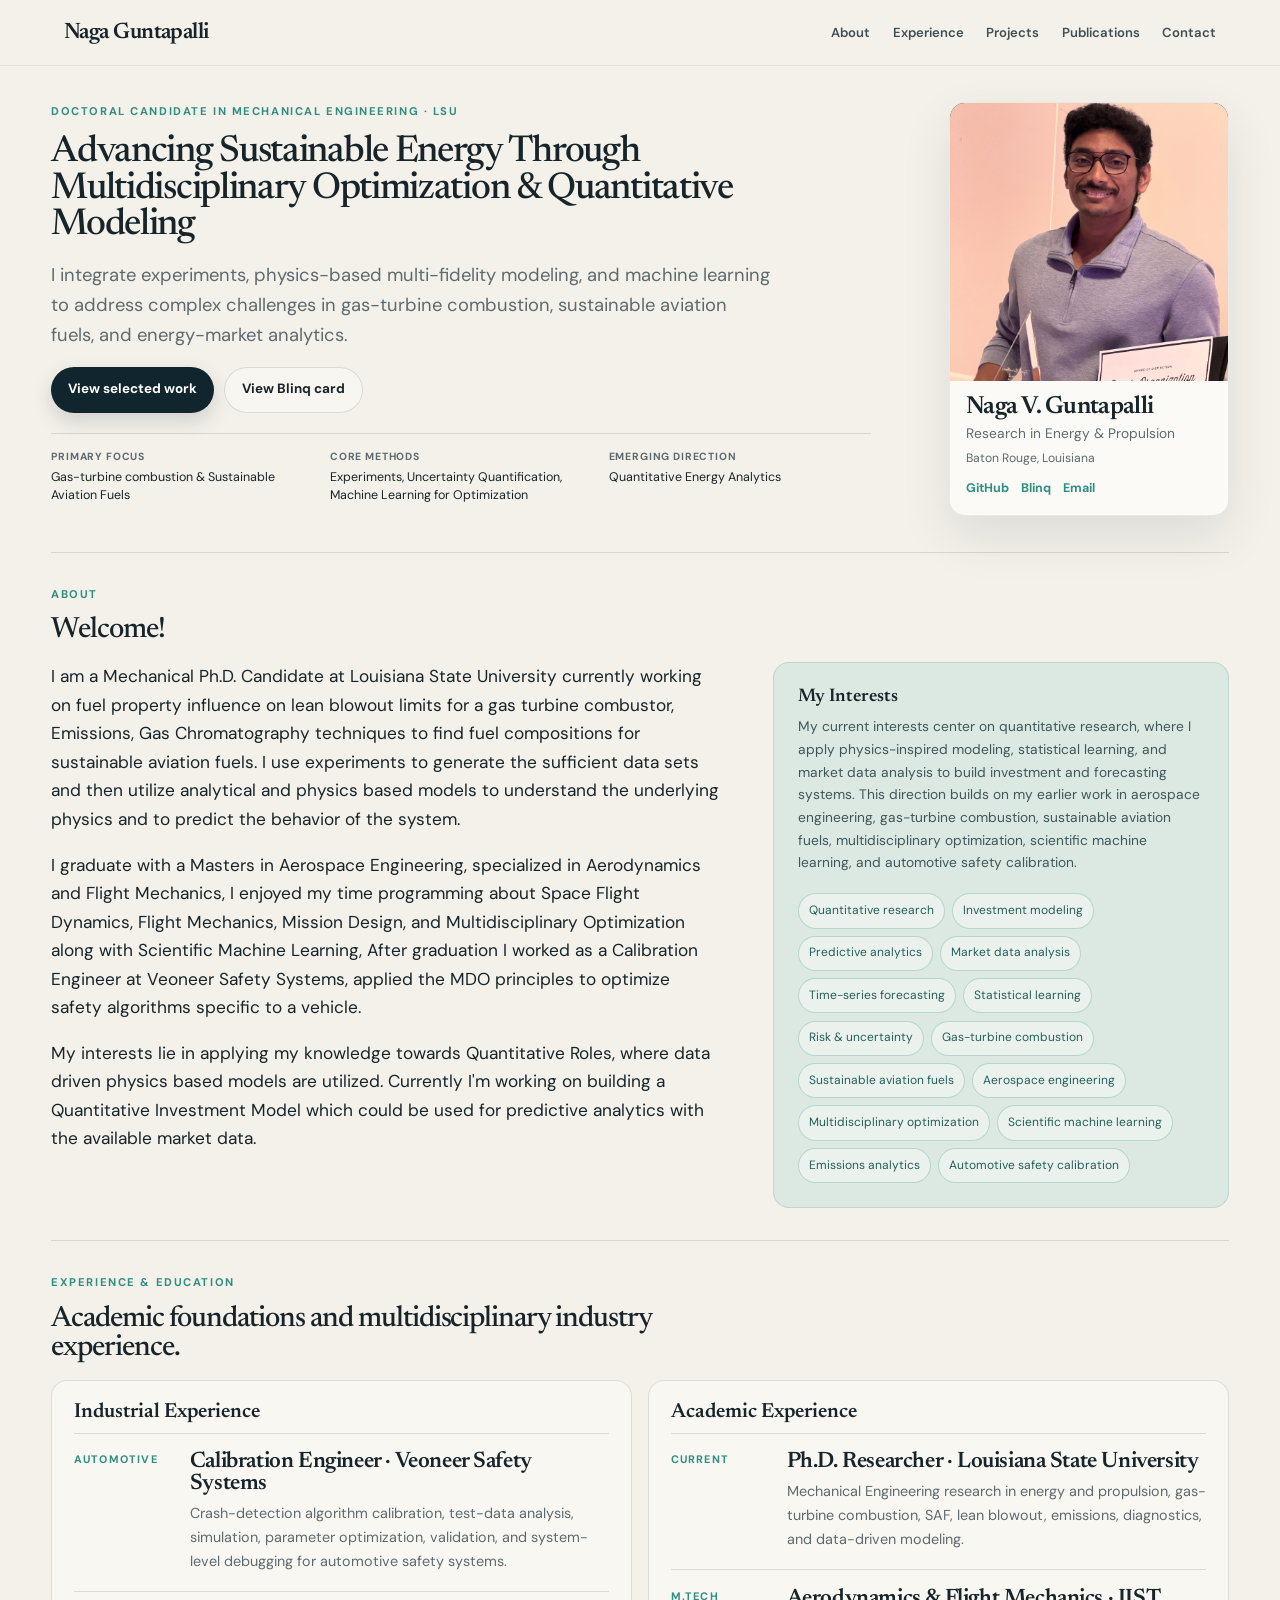
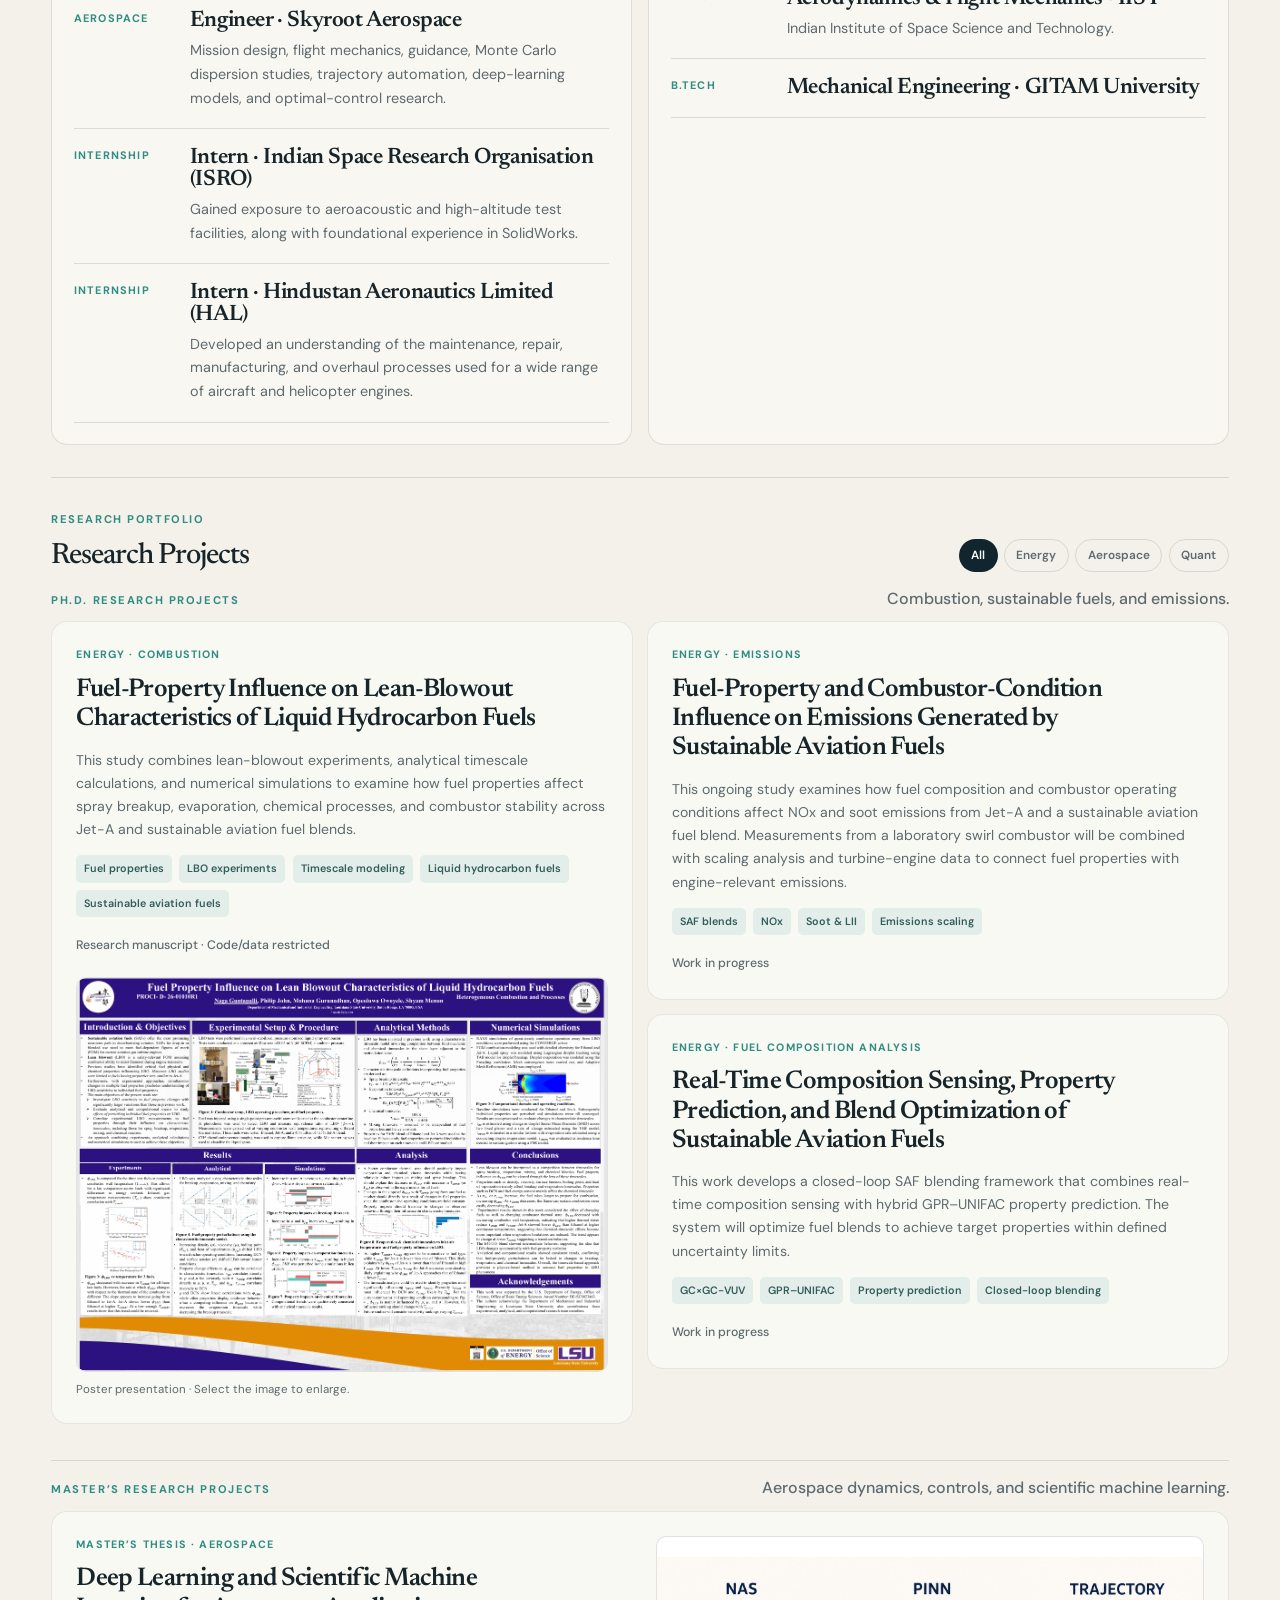
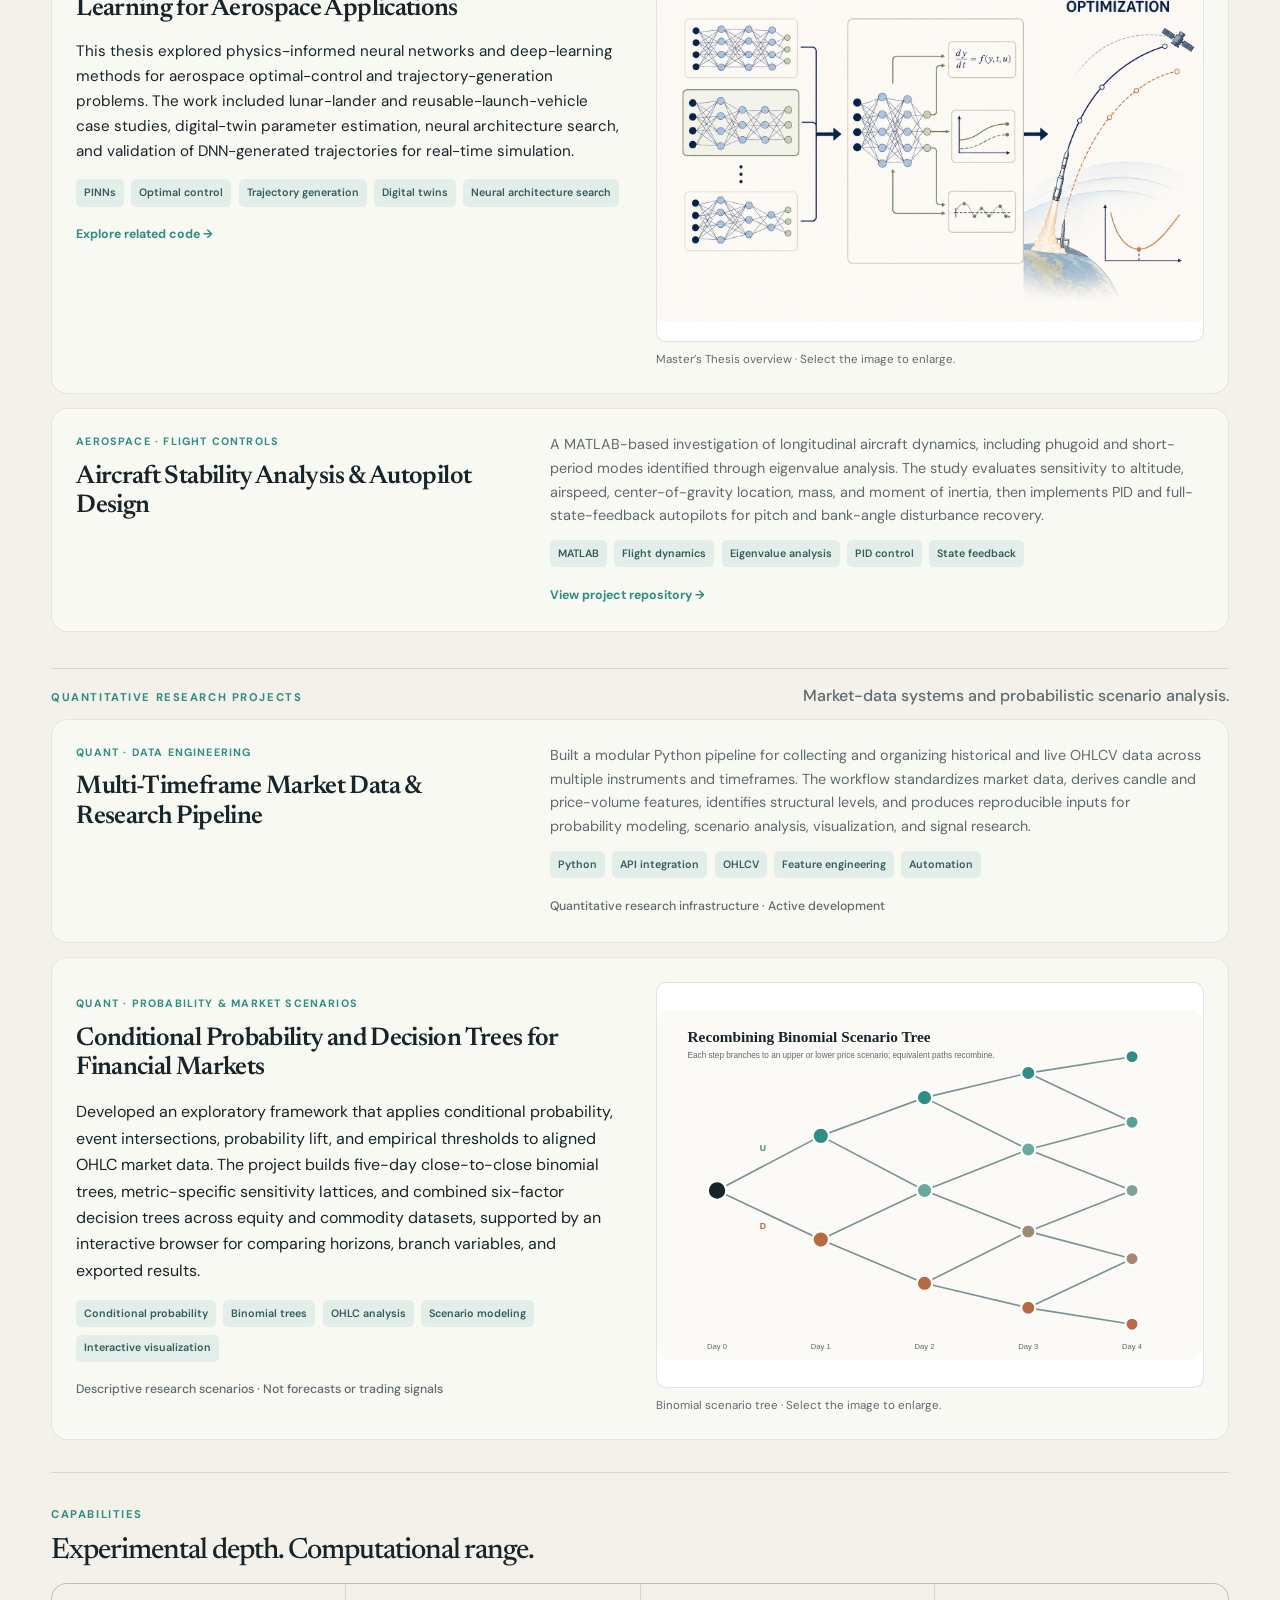
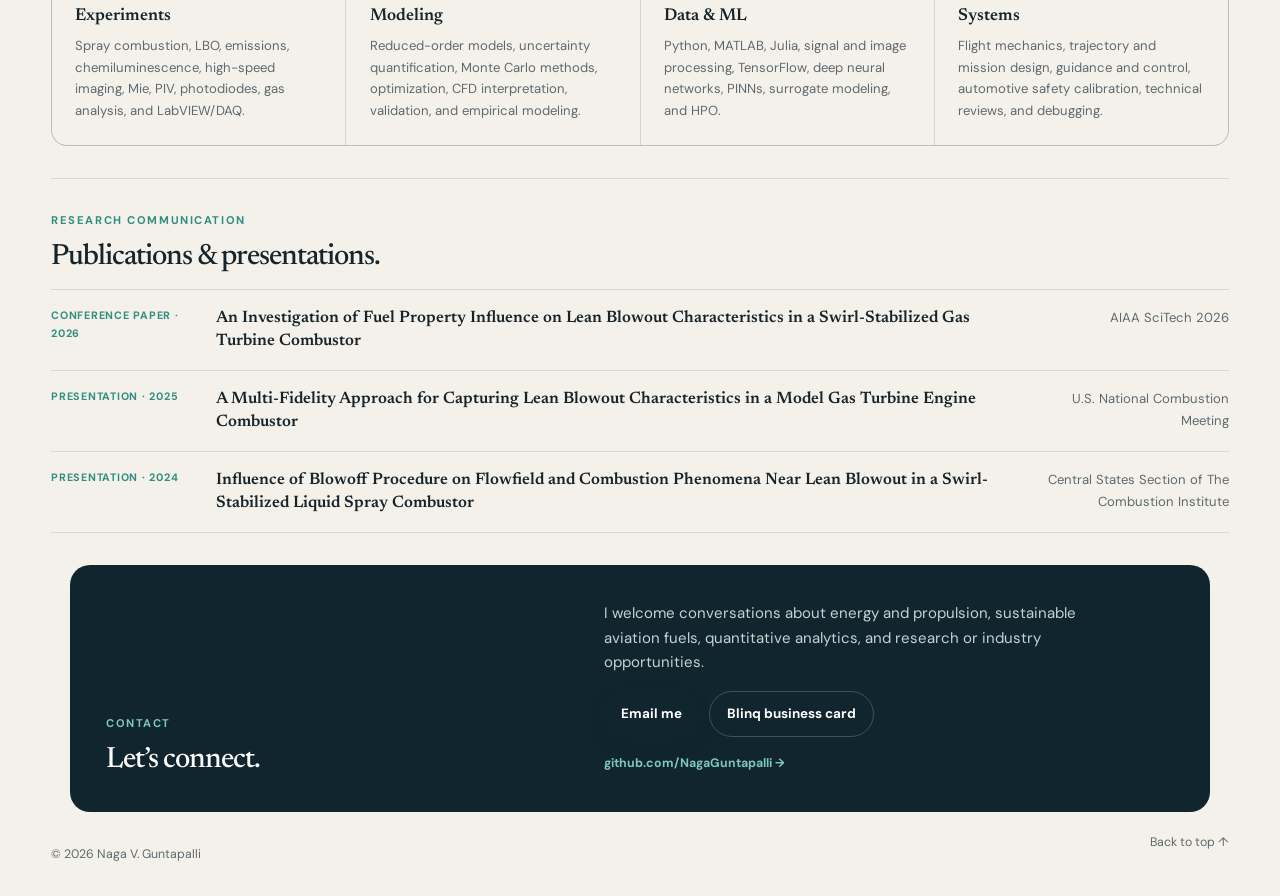
<file: index.html>
<!doctype html>
<html lang="en">
<head>
  <meta charset="utf-8">
  <meta name="viewport" content="width=device-width, initial-scale=1">
  <meta name="description" content="Naga V. Guntapalli — researcher in energy, propulsion, sustainable aviation fuels, experimental analytics, and quantitative energy research.">
  <meta name="theme-color" content="#10252d">
  <meta property="og:title" content="Naga V. Guntapalli | Energy, Propulsion & Quantitative Analytics">
  <meta property="og:description" content="Research portfolio spanning sustainable aviation fuels, gas-turbine combustion, scientific machine learning, and quantitative energy analytics.">
  <meta property="og:type" content="website">
  <meta property="og:url" content="https://nagaguntapalli.github.io/">
  <title>Naga V. Guntapalli | Energy, Propulsion & Quantitative Analytics</title>
  <link rel="preconnect" href="https://fonts.googleapis.com">
  <link rel="preconnect" href="https://fonts.gstatic.com" crossorigin>
  <link href="https://fonts.googleapis.com/css2?family=DM+Sans:wght@400;500;600;700&family=Newsreader:opsz,wght@6..72,500;6..72,600&display=swap" rel="stylesheet">
  <link rel="stylesheet" href="styles.css">
  <script defer src="script.js"></script>
</head>
<body>
  <a class="skip-link" href="#main">Skip to content</a>

  <header class="site-header" id="top">
    <a class="brand" href="#top" aria-label="Naga Guntapalli home">Naga Guntapalli</a>
    <button class="menu-toggle" type="button" aria-expanded="false" aria-controls="site-nav">Menu</button>
    <nav class="site-nav" id="site-nav" aria-label="Primary navigation">
      <a href="#about">About</a>
      <a href="#experience">Experience</a>
      <a href="#projects">Projects</a>
      <a href="#publications">Publications</a>
      <a href="#contact">Contact</a>
    </nav>
  </header>

  <main id="main">
    <section class="hero section-shell" aria-labelledby="hero-title">
      <div class="hero-copy">
        <p class="eyebrow">Doctoral Candidate in Mechanical Engineering · LSU</p>
        <h1 id="hero-title">Advancing Sustainable Energy Through Multidisciplinary Optimization & Quantitative Modeling</h1>
        <p class="hero-summary">I integrate experiments, physics-based multi-fidelity modeling, and machine learning to address complex challenges in gas-turbine combustion, sustainable aviation fuels, and energy-market analytics.
</p>
        <div class="hero-actions">
          <a class="button button-primary" href="#projects">View selected work</a>
          <a class="button button-secondary" href="https://blinq.me/cmnru2vpw08rl0as6yubtj0c5?bs=db" target="_blank" rel="noreferrer">View Blinq card</a>
        </div>
        <dl class="signal-list" aria-label="Research profile">
          <div><dt>Primary focus</dt><dd>Gas-turbine combustion & Sustainable Aviation Fuels</dd></div>
          <div><dt>Core methods</dt><dd>Experiments, Uncertainty Quantification, Machine Learning for Optimization </dd></div>
          <div><dt>Emerging direction</dt><dd>Quantitative Energy Analytics</dd></div>
        </dl>
      </div>

      <aside class="profile-card" aria-label="Profile">
        <div class="profile-image-wrap">
          <img src="assets/images/naga-guntapalli-profile.jpg" alt="Portrait of Naga V. Guntapalli" class="profile-image" width="800" height="800" decoding="async">
        </div>
        <div class="profile-content">
          <h2>Naga V. Guntapalli</h2>
          <p>Research in Energy & Propulsion </p>
          <p class="profile-location">Baton Rouge, Louisiana</p>
          <div class="profile-links" aria-label="Profile links">
            <a href="https://github.com/NagaGuntapalli" target="_blank" rel="noreferrer">GitHub</a>
            <a href="https://blinq.me/cmnru2vpw08rl0as6yubtj0c5?bs=db" target="_blank" rel="noreferrer">Blinq</a>
            <a href="mailto:nagaguntapalli5@gmail.com">Email</a>
          </div>
        </div>
      </aside>
    </section>

    <section class="intro section-shell" id="about" aria-labelledby="about-title">
      <div class="section-heading">
        <p class="eyebrow">About</p>
        <h2 id="about-title">Welcome!</h2>
      </div>
      <div class="intro-grid">
        <div class="prose">
          <p class="about-primary">I am a Mechanical Ph.D. Candidate at Louisiana State University currently working on fuel property influence on lean blowout limits
             for a gas turbine combustor, Emissions, Gas Chromatography techniques to find fuel compositions for sustainable aviation fuels. 
             I use experiments to generate the sufficient data sets and then utilize analytical and physics based models to understand the underlying physics and to predict the behavior of the system.</p>
          <p class="about-primary">I graduate with a Masters in Aerospace Engineering, specialized in Aerodynamics and Flight Mechanics, I enjoyed my time programming
             about Space Flight Dynamics, Flight Mechanics, Mission Design, and Multidisciplinary Optimization along with Scientific Machine Learning, 
            After graduation I worked as a Calibration Engineer at Veoneer Safety Systems, applied the MDO principles to optimize safety algorithms specific to a vehicle.</p>
          <p class="about-primary"> My interests lie in applying my knowledge towards Quantitative Roles, where data driven physics based models are utilized. 
            Currently I'm working on building a Quantitative Investment Model which could be used for predictive analytics with the available market data.</p>
        </div>
        <div class="interest-panel">
          <h3>My Interests</h3>
          <p>My current interests center on quantitative research, where I apply physics-inspired modeling, statistical learning, and market data analysis to build investment and forecasting systems. This direction builds on my earlier work in aerospace engineering, gas-turbine combustion, sustainable aviation fuels, multidisciplinary optimization, scientific machine learning, and automotive safety calibration.</p>
          <ul class="tag-list">
            <li>Quantitative research</li><li>Investment modeling</li>
            <li>Predictive analytics</li><li>Market data analysis</li>
            <li>Time-series forecasting</li><li>Statistical learning</li>
            <li>Risk &amp; uncertainty</li>
            <li>Gas-turbine combustion</li><li>Sustainable aviation fuels</li>
            <li>Aerospace engineering</li><li>Multidisciplinary optimization</li>
            <li>Scientific machine learning</li><li>Emissions analytics</li>
            <li>Automotive safety calibration</li>
          </ul>
        </div>
      </div>
    </section>

    <section class="timeline-section section-shell" id="experience" aria-labelledby="experience-title">
      <div class="section-heading">
        <p class="eyebrow">Experience & education</p>
        <h2 id="experience-title">Academic foundations and multidisciplinary industry experience.</h2>
      </div>
      <div class="experience-groups">
        <div class="experience-group">
          <h3 class="experience-group-title">Industrial Experience</h3>
          <div class="timeline">
            <article class="timeline-item"><div class="timeline-meta">Automotive</div><div><h3>Calibration Engineer · Veoneer Safety Systems</h3><p>Crash-detection algorithm calibration, test-data analysis, simulation, parameter optimization, validation, and system-level debugging for automotive safety systems.</p></div></article>
            <article class="timeline-item"><div class="timeline-meta">Aerospace</div><div><h3>Engineer · Skyroot Aerospace</h3><p>Mission design, flight mechanics, guidance, Monte Carlo dispersion studies, trajectory automation, deep-learning models, and optimal-control research.</p></div></article>
            <article class="timeline-item"><div class="timeline-meta">Internship</div><div><h3>Intern · Indian Space Research Organisation (ISRO)</h3><p>Gained exposure to aeroacoustic and high-altitude test facilities, along with foundational experience in SolidWorks.</p></div></article>
            <article class="timeline-item"><div class="timeline-meta">Internship</div><div><h3>Intern · Hindustan Aeronautics Limited (HAL)</h3><p>Developed an understanding of the maintenance, repair, manufacturing, and overhaul processes used for a wide range of aircraft and helicopter engines.</p></div></article>
          </div>
        </div>
        <div class="experience-group">
          <h3 class="experience-group-title">Academic Experience</h3>
          <div class="timeline">
            <article class="timeline-item"><div class="timeline-meta">Current</div><div><h3>Ph.D. Researcher · Louisiana State University</h3><p>Mechanical Engineering research in energy and propulsion, gas-turbine combustion, SAF, lean blowout, emissions, diagnostics, and data-driven modeling.</p></div></article>
            <article class="timeline-item"><div class="timeline-meta">M.Tech</div><div><h3>Aerodynamics & Flight Mechanics · IIST</h3><p>Indian Institute of Space Science and Technology.</p></div></article>
            <article class="timeline-item"><div class="timeline-meta">B.Tech</div><div><h3>Mechanical Engineering · GITAM University</h3></div></article>
          </div>
        </div>
      </div>
    </section>

    <section class="projects-section section-shell" id="projects" aria-labelledby="projects-title">
      <div class="section-heading section-heading-row">
        <div><p class="eyebrow">Research portfolio</p><h2 id="projects-title">Research Projects</h2></div>
        <div class="filters" role="group" aria-label="Filter projects">
          <button class="filter-button active" type="button" data-filter="all" aria-pressed="true">All</button>
          <button class="filter-button" type="button" data-filter="energy" aria-pressed="false">Energy</button>
          <button class="filter-button" type="button" data-filter="aerospace" aria-pressed="false">Aerospace</button>
          <button class="filter-button" type="button" data-filter="quant" aria-pressed="false">Quant</button>
        </div>
      </div>

      <div class="project-grid">
        <section class="portfolio-segment" data-category="energy" aria-labelledby="phd-projects-title">
          <div class="portfolio-segment-heading"><p class="eyebrow">Ph.D. Research Projects</p><h3 id="phd-projects-title">Combustion, sustainable fuels, and emissions.</h3></div>
          <div class="portfolio-segment-grid">
        <article class="project-card" data-category="energy"><p class="card-category">Energy · Combustion</p><h3>Fuel-Property Influence on Lean-Blowout Characteristics of Liquid Hydrocarbon Fuels</h3><p>This study combines lean-blowout experiments, analytical timescale calculations, and numerical simulations to examine how fuel properties affect spray breakup, evaporation, chemical processes, and combustor stability across Jet-A and sustainable aviation fuel blends.</p><ul class="mini-tags"><li>Fuel properties</li><li>LBO experiments</li><li>Timescale modeling</li><li>Liquid hydrocarbon fuels</li><li>Sustainable aviation fuels</li></ul><span class="case-study-note">Research manuscript · Code/data restricted</span><figure class="project-poster"><button class="project-poster-trigger" type="button" data-lightbox-target="#poster-lightbox" aria-haspopup="dialog" aria-label="Enlarge the lean-blowout research poster"><img src="assets/images/lean-blowout-poster.PNG" width="1165" height="865" loading="lazy" alt="Research poster presenting fuel-property influences on the lean-blowout characteristics of liquid hydrocarbon fuels"></button><figcaption>Poster presentation · Select the image to enlarge.</figcaption></figure></article>
        <div class="project-stack" data-category="energy">
          <article class="project-card"><p class="card-category">Energy · Emissions</p><h3>Fuel-Property and Combustor-Condition Influence on Emissions Generated by Sustainable Aviation Fuels</h3><p>This ongoing study examines how fuel composition and combustor operating conditions affect NOx and soot emissions from Jet-A and a sustainable aviation fuel blend. Measurements from a laboratory swirl combustor will be combined with scaling analysis and turbine-engine data to connect fuel properties with engine-relevant emissions.</p><ul class="mini-tags"><li>SAF blends</li><li>NOx</li><li>Soot &amp; LII</li><li>Emissions scaling</li></ul><span class="case-study-note">Work in progress</span></article>
          <article class="project-card"><p class="card-category">Energy · Fuel Composition Analysis</p><h3>Real-Time Composition Sensing, Property Prediction, and Blend Optimization of Sustainable Aviation Fuels</h3><p>This work develops a closed-loop SAF blending framework that combines real-time composition sensing with hybrid GPR–UNIFAC property prediction. The system will optimize fuel blends to achieve target properties within defined uncertainty limits.</p><ul class="mini-tags"><li>GC×GC-VUV</li><li>GPR–UNIFAC</li><li>Property prediction</li><li>Closed-loop blending</li></ul><span class="case-study-note">Work in progress</span></article>
        </div>
          </div>
        </section>
        <section class="portfolio-segment" data-category="aerospace" aria-labelledby="masters-projects-title">
          <div class="portfolio-segment-heading"><p class="eyebrow">Master’s Research Projects</p><h3 id="masters-projects-title">Aerospace dynamics, controls, and scientific machine learning.</h3></div>
          <div class="portfolio-segment-grid">
        <article class="project-card project-card-wide" data-category="aerospace"><div class="thesis-layout"><div class="thesis-copy"><p class="card-category">Master’s Thesis · Aerospace</p><h3>Deep Learning and Scientific Machine Learning for Aerospace Applications</h3><p>This thesis explored physics-informed neural networks and deep-learning methods for aerospace optimal-control and trajectory-generation problems. The work included lunar-lander and reusable-launch-vehicle case studies, digital-twin parameter estimation, neural architecture search, and validation of DNN-generated trajectories for real-time simulation.</p><ul class="mini-tags"><li>PINNs</li><li>Optimal control</li><li>Trajectory generation</li><li>Digital twins</li><li>Neural architecture search</li></ul><a class="text-link" href="https://github.com/NagaGuntapalli" target="_blank" rel="noreferrer">Explore related code →</a></div><figure class="project-poster"><button class="project-poster-trigger" type="button" data-lightbox-target="#thesis-lightbox" aria-haspopup="dialog" aria-label="Enlarge the Master’s Thesis illustration"><img src="assets/images/nas-pinn-trajectory-optimization.png" width="1536" height="1024" loading="lazy" alt="Technical illustration connecting neural architecture search, physics-informed neural networks, and aerospace trajectory optimization"></button><figcaption>Master’s Thesis overview · Select the image to enlarge.</figcaption></figure></div></article>
        <article class="project-card project-card-wide" data-category="aerospace"><div class="project-summary-layout"><div><p class="card-category">Aerospace · Flight Controls</p><h3>Aircraft Stability Analysis & Autopilot Design</h3></div><div class="project-summary-details"><p>A MATLAB-based investigation of longitudinal aircraft dynamics, including phugoid and short-period modes identified through eigenvalue analysis. The study evaluates sensitivity to altitude, airspeed, center-of-gravity location, mass, and moment of inertia, then implements PID and full-state-feedback autopilots for pitch and bank-angle disturbance recovery.</p><ul class="mini-tags"><li>MATLAB</li><li>Flight dynamics</li><li>Eigenvalue analysis</li><li>PID control</li><li>State feedback</li></ul><a class="text-link" href="https://github.com/NagaGuntapalli/Flight-Dynamics-and-Controls" target="_blank" rel="noreferrer">View project repository →</a></div></div></article>
          </div>
        </section>
        <section class="portfolio-segment" data-category="quant" aria-labelledby="quant-projects-title">
          <div class="portfolio-segment-heading"><p class="eyebrow">Quantitative Research Projects</p><h3 id="quant-projects-title">Market-data systems and probabilistic scenario analysis.</h3></div>
          <div class="portfolio-segment-grid">
        <article class="project-card project-card-wide" data-category="quant"><div class="project-summary-layout"><div><p class="card-category">Quant · Data Engineering</p><h3>Multi-Timeframe Market Data &amp; Research Pipeline</h3></div><div class="project-summary-details"><p>Built a modular Python pipeline for collecting and organizing historical and live OHLCV data across multiple instruments and timeframes. The workflow standardizes market data, derives candle and price-volume features, identifies structural levels, and produces reproducible inputs for probability modeling, scenario analysis, visualization, and signal research.</p><ul class="mini-tags"><li>Python</li><li>API integration</li><li>OHLCV</li><li>Feature engineering</li><li>Automation</li></ul><span class="case-study-note">Quantitative research infrastructure · Active development</span></div></div></article>
        <article class="project-card project-card-wide" data-category="quant"><div class="project-split-layout"><div class="project-split-copy"><p class="card-category">Quant · Probability &amp; Market Scenarios</p><h3>Conditional Probability and Decision Trees for Financial Markets</h3><p>Developed an exploratory framework that applies conditional probability, event intersections, probability lift, and empirical thresholds to aligned OHLC market data. The project builds five-day close-to-close binomial trees, metric-specific sensitivity lattices, and combined six-factor decision trees across equity and commodity datasets, supported by an interactive browser for comparing horizons, branch variables, and exported results.</p><ul class="mini-tags"><li>Conditional probability</li><li>Binomial trees</li><li>OHLC analysis</li><li>Scenario modeling</li><li>Interactive visualization</li></ul><span class="case-study-note">Descriptive research scenarios · Not forecasts or trading signals</span></div><figure class="project-poster"><button class="project-poster-trigger" type="button" data-lightbox-target="#probability-tree-lightbox" aria-haspopup="dialog" aria-label="Enlarge the binomial scenario tree"><img src="assets/images/binomial-scenario-tree.svg" width="1000" height="640" loading="lazy" alt="Four-step recombining binomial scenario tree with upper and lower price branches"></button><figcaption>Binomial scenario tree · Select the image to enlarge.</figcaption></figure></div></article>
          </div>
        </section>
      </div>
      <dialog class="poster-lightbox" id="poster-lightbox" aria-label="Lean-blowout research poster">
        <button class="poster-lightbox-close" type="button" data-lightbox-close aria-label="Close enlarged poster">Close ×</button>
        <img src="assets/images/lean-blowout-poster.PNG" width="1165" height="865" alt="Full-size research poster presenting fuel-property influences on the lean-blowout characteristics of liquid hydrocarbon fuels">
      </dialog>
      <dialog class="poster-lightbox" id="thesis-lightbox" aria-label="Master’s Thesis illustration">
        <button class="poster-lightbox-close" type="button" data-lightbox-close aria-label="Close enlarged Master’s Thesis illustration">Close ×</button>
        <img src="assets/images/nas-pinn-trajectory-optimization.png" width="1536" height="1024" alt="Full-size technical illustration connecting neural architecture search, physics-informed neural networks, and aerospace trajectory optimization">
      </dialog>
      <dialog class="poster-lightbox" id="probability-tree-lightbox" aria-label="Binomial scenario tree">
        <button class="poster-lightbox-close" type="button" data-lightbox-close aria-label="Close enlarged binomial scenario tree">Close ×</button>
        <img src="assets/images/binomial-scenario-tree.svg" width="1000" height="640" alt="Full-size four-step recombining binomial scenario tree with upper and lower price branches">
      </dialog>
    </section>

    <section class="skills-section section-shell" aria-labelledby="skills-title">
      <div class="section-heading"><p class="eyebrow">Capabilities</p><h2 id="skills-title">Experimental depth. Computational range.</h2></div>
      <div class="capability-grid">
        <article><h3>Experiments</h3><p>Spray combustion, LBO, emissions, chemiluminescence, high-speed imaging, Mie, PIV, photodiodes, gas analysis, and LabVIEW/DAQ.</p></article>
        <article><h3>Modeling</h3><p>Reduced-order models, uncertainty quantification, Monte Carlo methods, optimization, CFD interpretation, validation, and empirical modeling.</p></article>
        <article><h3>Data & ML</h3><p>Python, MATLAB, Julia, signal and image processing, TensorFlow, deep neural networks, PINNs, surrogate modeling, and HPO.</p></article>
        <article><h3>Systems</h3><p>Flight mechanics, trajectory and mission design, guidance and control, automotive safety calibration, technical reviews, and debugging.</p></article>
      </div>
    </section>

    <section class="publications-section section-shell" id="publications" aria-labelledby="publications-title">
      <div class="section-heading"><p class="eyebrow">Research communication</p><h2 id="publications-title">Publications & presentations.</h2></div>
      <div class="publication-list">
        <article><span>Conference paper · 2026</span><h3>An Investigation of Fuel Property Influence on Lean Blowout Characteristics in a Swirl-Stabilized Gas Turbine Combustor</h3><p>AIAA SciTech 2026</p></article>
        <article><span>Presentation · 2025</span><h3>A Multi-Fidelity Approach for Capturing Lean Blowout Characteristics in a Model Gas Turbine Engine Combustor</h3><p>U.S. National Combustion Meeting</p></article>
        <article><span>Presentation · 2024</span><h3>Influence of Blowoff Procedure on Flowfield and Combustion Phenomena Near Lean Blowout in a Swirl-Stabilized Liquid Spray Combustor</h3><p>Central States Section of The Combustion Institute</p></article>
      </div>
    </section>

    <section class="contact-section section-shell" id="contact" aria-labelledby="contact-title">
      <div><p class="eyebrow">Contact</p><h2 id="contact-title">Let’s connect.</h2></div>
      <div class="contact-copy">
        <p>I welcome conversations about energy and propulsion, sustainable aviation fuels, quantitative analytics, and research or industry opportunities.</p>
        <div class="contact-actions">
          <a class="button button-primary" href="mailto:msinaerospace@gmail.com">Email me</a>
          <a class="button button-quiet" href="https://blinq.me/cmnru2vpw08rl0as6yubtj0c5?bs=db" target="_blank" rel="noreferrer">Blinq business card</a>
        </div>
        <a class="text-link light-link" href="https://github.com/NagaGuntapalli" target="_blank" rel="noreferrer">github.com/NagaGuntapalli →</a>
      </div>
    </section>
  </main>

  <footer class="site-footer section-shell"><p>© <span id="year">2026</span> Naga V. Guntapalli</p><a href="#top">Back to top ↑</a></footer>
</body>
</html>
</file>
<file: styles.css>
:root {
  --ink: #17252b;
  --muted: #5d6a6f;
  --paper: #f4f1ea;
  --surface: #fbfaf6;
  --deep: #10252d;
  --deep-soft: #18343d;
  --teal: #2f8d81;
  --teal-light: #c9e0da;
  --copper: #b76a43;
  --line: rgba(23, 37, 43, .13);
  --shadow: 0 20px 50px rgba(16, 37, 45, .10);
  --radius: 16px;
  --display: "Newsreader", Georgia, serif;
  --body: "DM Sans", system-ui, sans-serif;
}

* { box-sizing: border-box; }
html { scroll-behavior: smooth; }
body { margin: 0; color: var(--ink); background: var(--paper); font: 400 16px/1.65 var(--body); -webkit-font-smoothing: antialiased; }
a { color: inherit; }
button, a { -webkit-tap-highlight-color: transparent; }
.skip-link { position: fixed; left: 1rem; top: -5rem; z-index: 100; padding: .65rem .9rem; background: var(--surface); }
.skip-link:focus { top: 1rem; }

.site-header { position: sticky; top: 0; z-index: 50; display: flex; align-items: center; justify-content: space-between; min-height: 66px; padding: 0 max(5vw, 1.25rem); background: rgba(244, 241, 234, .92); backdrop-filter: blur(14px); border-bottom: 1px solid rgba(23, 37, 43, .08); }
.brand { font: 600 1.4rem var(--display); text-decoration: none; letter-spacing: -.025em; }
.site-nav { display: flex; align-items: center; gap: 1.4rem; }
.site-nav a { color: #3e4e54; font-size: .82rem; font-weight: 600; text-decoration: none; }
.site-nav a:hover, .site-nav a:focus-visible { color: var(--teal); }
.menu-toggle { display: none; border: 1px solid var(--line); border-radius: 999px; background: transparent; padding: .45rem .75rem; font: 600 .8rem var(--body); }

.section-shell { width: min(1240px, 92vw); margin-inline: auto; }
.hero { display: grid; grid-template-columns: minmax(0, 1fr) minmax(240px, 280px); gap: clamp(1.25rem, 2.5vw, 2rem); align-items: start; padding-block: clamp(1.5rem, 3vw, 2.25rem); }
.hero h1, .section-heading h2, .contact-section h2 { margin: 0; font-family: var(--display); font-weight: 500; letter-spacing: -.035em; line-height: .99; }
.hero h1 { max-width: 820px; font-size: clamp(1.6rem, 2.9vw, 2.7rem); }
.eyebrow { margin: 0 0 .9rem; color: var(--teal); font-size: .7rem; font-weight: 700; letter-spacing: .14em; text-transform: uppercase; }
.hero-summary { max-width: 720px; margin: .9rem 0 0; color: var(--muted); font-size: clamp(1rem, 1.5vw, 1.15rem); }
.hero-actions, .contact-actions { display: flex; flex-wrap: wrap; gap: .65rem; margin-top: 1rem; }
.button { display: inline-flex; align-items: center; justify-content: center; min-height: 44px; padding: .68rem 1.05rem; border-radius: 999px; font-size: .84rem; font-weight: 700; text-decoration: none; transition: transform .2s, box-shadow .2s, background .2s; }
.button:hover { transform: translateY(-2px); }
.button-primary { color: #fff; background: var(--deep); box-shadow: 0 8px 20px rgba(16, 37, 45, .16); }
.button-secondary { border: 1px solid var(--line); background: rgba(255, 255, 255, .35); }
.button-quiet { color: #fff; border: 1px solid rgba(255,255,255,.2); background: transparent; }
.signal-list { display: grid; grid-template-columns: repeat(3, 1fr); gap: 1rem; max-width: 820px; padding-top: .9rem; margin: 1.25rem 0 0; border-top: 1px solid var(--line); }
.signal-list div { min-width: 0; }
.signal-list dt { color: var(--muted); font-size: .65rem; font-weight: 700; letter-spacing: .08em; text-transform: uppercase; }
.signal-list dd { margin: .2rem 0 0; font-size: .78rem; line-height: 1.45; }

.profile-card { width: 100%; max-width: 280px; justify-self: end; overflow: hidden; background: var(--surface); border: 1px solid rgba(23,37,43,.08); border-radius: var(--radius); box-shadow: var(--shadow); }
.profile-image-wrap { overflow: hidden; aspect-ratio: 1; background: var(--deep-soft); }
.profile-image { width: 100%; height: 100%; object-fit: cover; filter: saturate(.86) contrast(1.03); }
.profile-content { padding: .9rem 1rem 1rem; }
.profile-card h2 { margin: 0 0 .1rem; font: 600 1.55rem var(--display); letter-spacing: -.025em; }
.profile-card p { margin: 0; color: var(--muted); font-size: .86rem; }
.profile-location { margin-top: .18rem !important; font-size: .76rem !important; }
.profile-links { display: flex; flex-wrap: wrap; gap: .75rem; margin-top: .65rem; }
.profile-links a { color: var(--teal); font-size: .78rem; font-weight: 700; text-decoration: none; }

.intro, .timeline-section, .projects-section, .skills-section, .publications-section { padding-block: clamp(1.5rem, 2.5vw, 2.25rem); border-top: 1px solid var(--line); }
.section-heading { max-width: 700px; margin-bottom: 1rem; }
.section-heading h2, .contact-section h2 { font-size: clamp(1.29rem, 2.28vw, 2.07rem); }
.section-heading-row { display: flex; max-width: none; align-items: end; justify-content: space-between; gap: 1rem; }
.section-heading-row > div:first-child { max-width: 680px; }
.intro-grid { display: grid; grid-template-columns: 1.2fr .8fr; gap: clamp(1.25rem, 3vw, 2.5rem); }
.prose { max-width: 670px; color: var(--muted); font-size: .98rem; }
.prose .about-primary { color: var(--ink); font-size: 1.08rem; }
.prose .about-primary:first-child { margin-top: 0; }
.interest-panel { padding: 1.5rem; background: #dce8e2; border: 1px solid rgba(47,141,129,.18); border-radius: var(--radius); color: var(--ink); }
.interest-panel h3 { margin: 0 0 .55rem; font: 600 1.15rem var(--display); }
.interest-panel > p { margin: 0 0 1.2rem; color: #40575a; font-size: .86rem; line-height: 1.65; }
.tag-list, .mini-tags { display: flex; flex-wrap: wrap; gap: .45rem; padding: 0; margin: 0; list-style: none; }
.tag-list li { padding: .42rem .62rem; border: 1px solid rgba(47,141,129,.28); border-radius: 999px; color: #245f59; background: rgba(255,255,255,.42); font-size: .75rem; }

.experience-groups { display: grid; grid-template-columns: repeat(2, minmax(0, 1fr)); gap: 1rem; }
.experience-group { padding: 1.35rem; background: rgba(251,250,246,.72); border: 1px solid var(--line); border-radius: var(--radius); }
.experience-group-title { margin: 0 0 .65rem; color: var(--ink); font: 600 1.28rem var(--display); }
.timeline { border-top: 1px solid var(--line); }
.timeline-item { display: grid; grid-template-columns: 100px 1fr; gap: 1rem; padding: 1.1rem 0; border-bottom: 1px solid var(--line); }
.timeline-meta { color: var(--teal); font-size: .68rem; font-weight: 700; letter-spacing: .11em; text-transform: uppercase; }
.timeline-item h3 { margin: 0; font: 600 clamp(1.13rem, 1.8vw, 1.4rem) var(--display); letter-spacing: -.018em; }
.timeline-item p { max-width: 720px; margin: .45rem 0 0; color: var(--muted); font-size: .9rem; }

.filters { display: flex; flex-wrap: wrap; gap: .4rem; }
.filter-button { padding: .48rem .72rem; border: 1px solid var(--line); border-radius: 999px; color: var(--muted); background: transparent; cursor: pointer; font: 600 .74rem var(--body); }
.filter-button.active { color: #fff; background: var(--deep); }
.project-grid { display: grid; gap: clamp(1.35rem, 3vw, 2.25rem); }
.portfolio-segment { display: grid; gap: .75rem; }
.portfolio-segment-grid { display: grid; grid-template-columns: repeat(2, minmax(0, 1fr)); gap: .85rem; }
.portfolio-segment-heading { display: flex; align-items: baseline; justify-content: space-between; gap: 1rem; padding-top: 1rem; border-top: 1px solid var(--line); }
.portfolio-segment:first-child .portfolio-segment-heading { padding-top: 0; border-top: 0; }
.portfolio-segment-heading .eyebrow { margin: 0; white-space: nowrap; }
.portfolio-segment-heading h3 { margin: 0; color: var(--muted); font: 500 1rem var(--body); text-align: right; }
.project-stack { display: grid; align-content: start; gap: .85rem; }
.project-card { position: relative; padding: clamp(1.15rem, 2vw, 1.5rem); background: rgba(251,250,246,.82); border: 1px solid rgba(23,37,43,.09); border-radius: var(--radius); transition: transform .22s, box-shadow .22s, opacity .2s; }
.project-card-wide { grid-column: 1 / -1; }
.thesis-layout { display: grid; grid-template-columns: repeat(2, minmax(0, 1fr)); gap: clamp(1rem, 2.5vw, 2rem); align-items: start; }
.thesis-layout .project-poster { margin-top: 0; }
.project-split-layout { display: grid; grid-template-columns: repeat(2, minmax(0, 1fr)); gap: clamp(1rem, 2.5vw, 2rem); align-items: center; }
.project-split-layout .project-poster { margin-top: 0; }
.project-summary-layout { display: grid; grid-template-columns: minmax(240px, .8fr) minmax(0, 1.2fr); gap: clamp(1rem, 3vw, 2.5rem); align-items: start; }
.project-summary-details > p { max-width: 680px; margin: 0; color: var(--muted); font-size: .9rem; }
.thesis-copy h3 { font-size: clamp(1.5rem, 2.35vw, 1.95rem); }
.project-card .thesis-copy > p:not(.card-category) { font-size: .95rem; }
.project-card:hover { transform: translateY(-3px); box-shadow: var(--shadow); }
.project-card.is-hidden, .portfolio-segment.is-hidden { display: none; }
.card-category { margin: 0 0 .75rem; color: var(--teal); font-size: .67rem; font-weight: 700; letter-spacing: .11em; text-transform: uppercase; }
.project-card h3 { max-width: 500px; margin: 0; font: 600 clamp(1.28rem, 2vw, 1.62rem) var(--display); line-height: 1.14; letter-spacing: -.025em; }
.project-card > p:not(.card-category) { max-width: 550px; color: var(--muted); font-size: .88rem; }
.mini-tags { margin: .75rem 0; }
.mini-tags li { padding: .3rem .5rem; border-radius: 5px; color: #315d5a; background: #e3eeea; font-size: .67rem; font-weight: 600; }
.text-link, .case-study-note { display: inline-block; margin-top: .35rem; color: var(--teal); font-size: .77rem; font-weight: 700; text-decoration: none; }
.case-study-note { color: var(--muted); font-weight: 500; }
.project-poster { margin: 1.25rem 0 0; }
.project-poster-trigger { display: grid; place-items: center; width: 100%; aspect-ratio: 1165 / 865; padding: 0; overflow: hidden; border: 1px solid var(--line); border-radius: 10px; background: #fff; cursor: zoom-in; }
.project-poster img { display: block; width: 100%; height: 100%; object-fit: contain; transition: transform .25s ease; }
.project-poster-trigger:hover img { transform: scale(1.015); }
.project-poster figcaption { margin-top: .5rem; color: var(--muted); font-size: .72rem; }
.poster-lightbox { width: min(96vw, 1400px); max-width: none; max-height: 94vh; padding: 2.7rem .75rem .75rem; overflow: auto; border: 0; border-radius: 12px; background: #fff; box-shadow: 0 28px 80px rgba(0,0,0,.3); }
.poster-lightbox::backdrop { background: rgba(8,20,25,.82); backdrop-filter: blur(4px); }
.poster-lightbox img { display: block; width: 100%; height: auto; }
.poster-lightbox-close { position: absolute; top: .55rem; right: .7rem; padding: .35rem .65rem; border: 1px solid var(--line); border-radius: 999px; color: var(--ink); background: var(--surface); cursor: pointer; font: 700 .75rem var(--body); }

.capability-grid { display: grid; grid-template-columns: repeat(4, 1fr); gap: 1px; overflow: hidden; background: var(--line); border: 1px solid var(--line); border-radius: var(--radius); }
.capability-grid article { padding: 1.45rem; background: var(--paper); }
.capability-grid h3 { margin: 0 0 .6rem; font: 600 1.08rem var(--display); }
.capability-grid p { margin: 0; color: var(--muted); font-size: .82rem; }

.publication-list { border-top: 1px solid var(--line); }
.publication-list article { display: grid; grid-template-columns: 145px minmax(0, 1fr) 185px; gap: 1.25rem; align-items: start; padding: 1.1rem 0; border-bottom: 1px solid var(--line); }
.publication-list span { color: var(--teal); font-size: .67rem; font-weight: 700; text-transform: uppercase; letter-spacing: .07em; }
.publication-list h3 { margin: 0; font: 600 1.04rem var(--display); line-height: 1.35; }
.publication-list p { margin: 0; color: var(--muted); font-size: .82rem; text-align: right; }

.contact-section { display: grid; grid-template-columns: .9fr 1.1fr; gap: clamp(1rem, 2.5vw, 2rem); align-items: end; width: min(1140px, 93vw); margin: 0 auto; padding: clamp(1.5rem, 3vw, 2.25rem); color: var(--surface); background: var(--deep); border-radius: 20px; }
.contact-section .eyebrow, .light-link { color: #7dc8ba; }
.contact-copy p { max-width: 520px; margin-top: 0; color: #c7d2d4; font-size: .94rem; }
.contact-actions { margin: 1rem 0 .65rem; }
.site-footer { display: flex; justify-content: space-between; padding-block: 1.25rem; color: var(--muted); font-size: .77rem; }
.site-footer a { text-decoration: none; }

:focus-visible { outline: 3px solid var(--copper); outline-offset: 3px; }
@media (prefers-reduced-motion: reduce) { html { scroll-behavior: auto; } *, *::before, *::after { transition: none !important; } }
@media (max-width: 900px) {
  .hero { grid-template-columns: 1fr; min-height: auto; }
  .profile-card { max-width: 280px; justify-self: start; }
  .intro-grid, .contact-section, .experience-groups, .thesis-layout, .project-split-layout, .project-summary-layout { grid-template-columns: 1fr; }
  .capability-grid { grid-template-columns: repeat(2, 1fr); }
  .publication-list article { grid-template-columns: 120px 1fr; }
  .publication-list p { grid-column: 2; text-align: left; }
  .section-heading-row { align-items: start; flex-direction: column; }
}
@media (max-width: 680px) {
  .site-header { min-height: 60px; }
  .brand { font-size: 1.15rem; }
  .menu-toggle { display: block; }
  .site-nav { position: absolute; top: 60px; left: 0; right: 0; display: none; flex-direction: column; align-items: stretch; gap: 0; padding: .45rem 5.5vw .8rem; background: var(--paper); border-bottom: 1px solid var(--line); }
  .site-nav.open { display: flex; }
  .site-nav a { padding: .72rem 0; }
  .hero { padding-top: 3rem; }
  .hero h1 { font-size: clamp(1.45rem, 6.6vw, 2.05rem); }
  .signal-list { grid-template-columns: 1fr; }
  .project-grid, .portfolio-segment-grid, .capability-grid { grid-template-columns: 1fr; }
  .portfolio-segment-heading { align-items: flex-start; flex-direction: column; gap: .25rem; }
  .portfolio-segment-heading h3 { text-align: left; }
  .timeline-item { grid-template-columns: 1fr; gap: .4rem; }
  .publication-list article { grid-template-columns: 1fr; gap: .5rem; }
  .publication-list p { grid-column: auto; }
  .contact-section { width: 100%; border-radius: 0; }
  .site-footer { flex-direction: column; gap: .4rem; }
}
</file>
